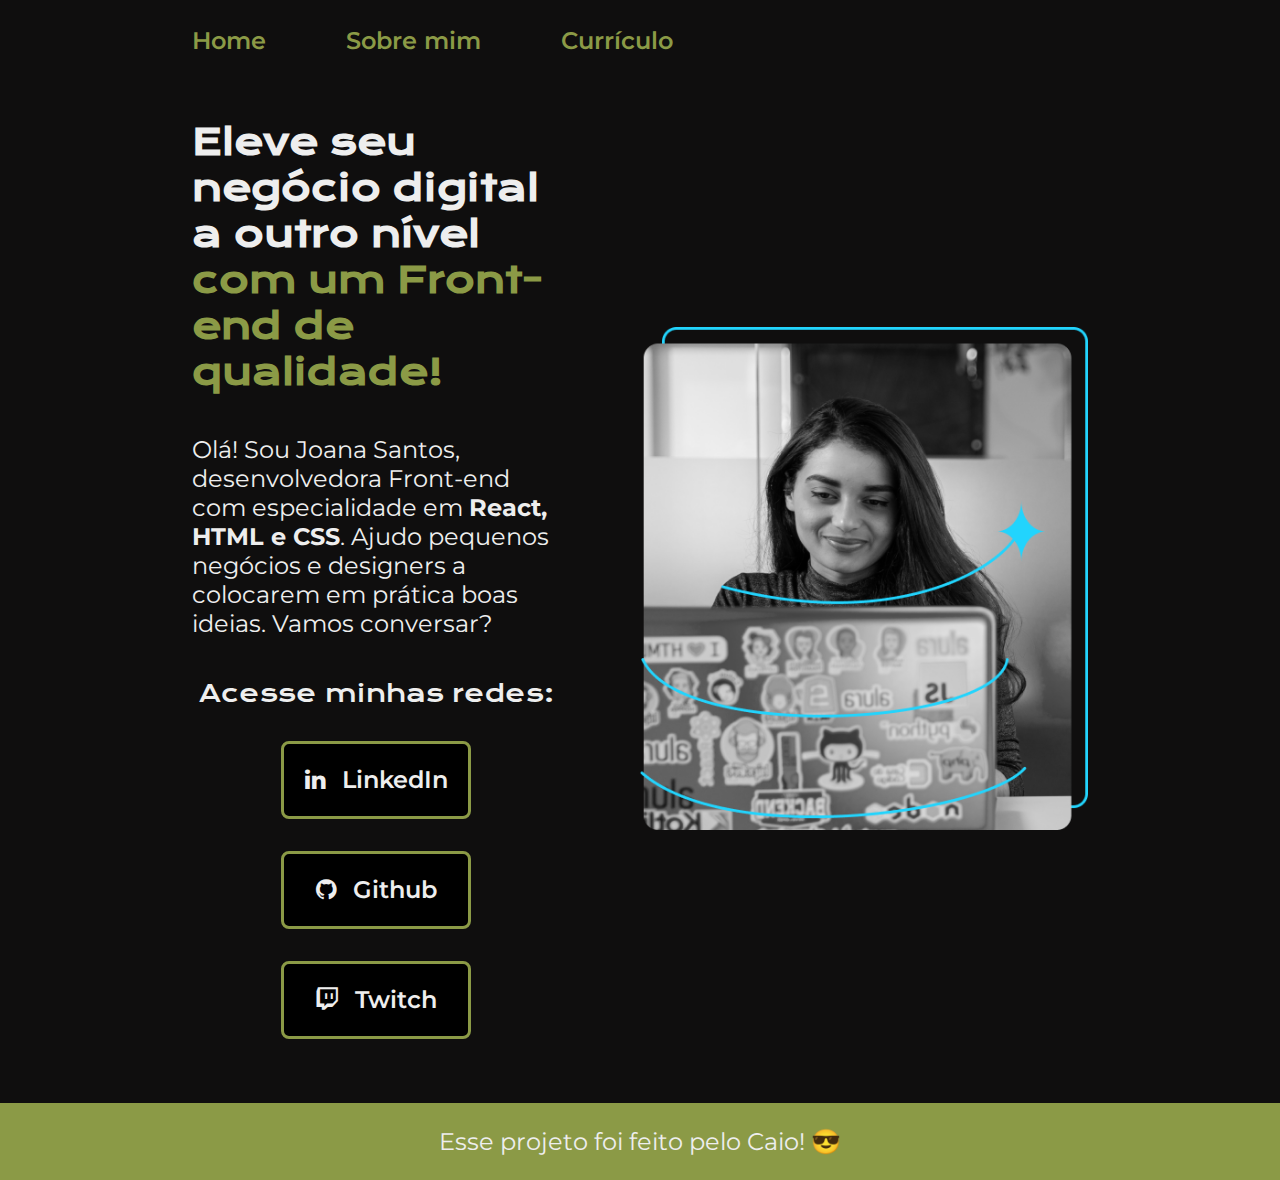
<file: index.html>
<!DOCTYPE html>
<html lang="pt-br">
    <head>
        <meta charset="UTF-8">
        <meta name="viewport" content="width=device-width, initial-scale=1.0">
        <link rel="stylesheet" href="css/style.css">
        <link rel="stylesheet" href="https://cdnjs.cloudflare.com/ajax/libs/font-awesome/4.7.0/css/font-awesome.min.css">
        
        <title>Portfolio de Caio</title>
    </head>
    <body>
        <header class="cabecalho">
            <nav class="cabecalho_menu">
                <a href="#">Home</a>
                <a href="pages/about.html">Sobre mim</a>
                <a href="pages/summary.html">Currículo</a>
            </nav>
        </header>
        
        <main class="apresentacao">
            <section class="apresentacao_conteudo">
                <h1 class="apresentacao_titulo">Eleve seu negócio digital a outro nível <span class="titulo-destaque">com um Front-end de qualidade!</span></h1>
                
                <p class="apresentacao_paragrafo">Olá! Sou Joana Santos, desenvolvedora Front-end com especialidade em <strong>React, HTML e CSS</strong>. Ajudo pequenos negócios e designers a colocarem em prática boas ideias. Vamos conversar?</p>
                <div class="apresentacao_links">
                    <h2>Acesse minhas redes:</h2>
                    <a href="http://linkedin.com" target="_blank" rel="noopener noreferrer">
                        <i class="links_icons fa fa-linkedin"></i>
                        LinkedIn
                    </a>
                    <a href="http://github.com" target="_blank" rel="noopener noreferrer">
                        <i class="links_icons fa fa-github"></i>
                        Github
                    </a>
                    <a href="http://twitch.com" target="_blank" rel="noopener noreferrer">
                        <i class="links_icons fa fa-twitch"></i>
                        Twitch
                    </a>
                </div>
            </section>
            <img class="apresentacao_img" src="assets/Imagem.png" alt="Foto em preto e branco da Joana Santos programando em um notebook">
        </main>

        <footer class="rodape">
            <p>Esse projeto foi feito pelo Caio! &#128526</p>
        </footer>
    </body>
</html>
</file>
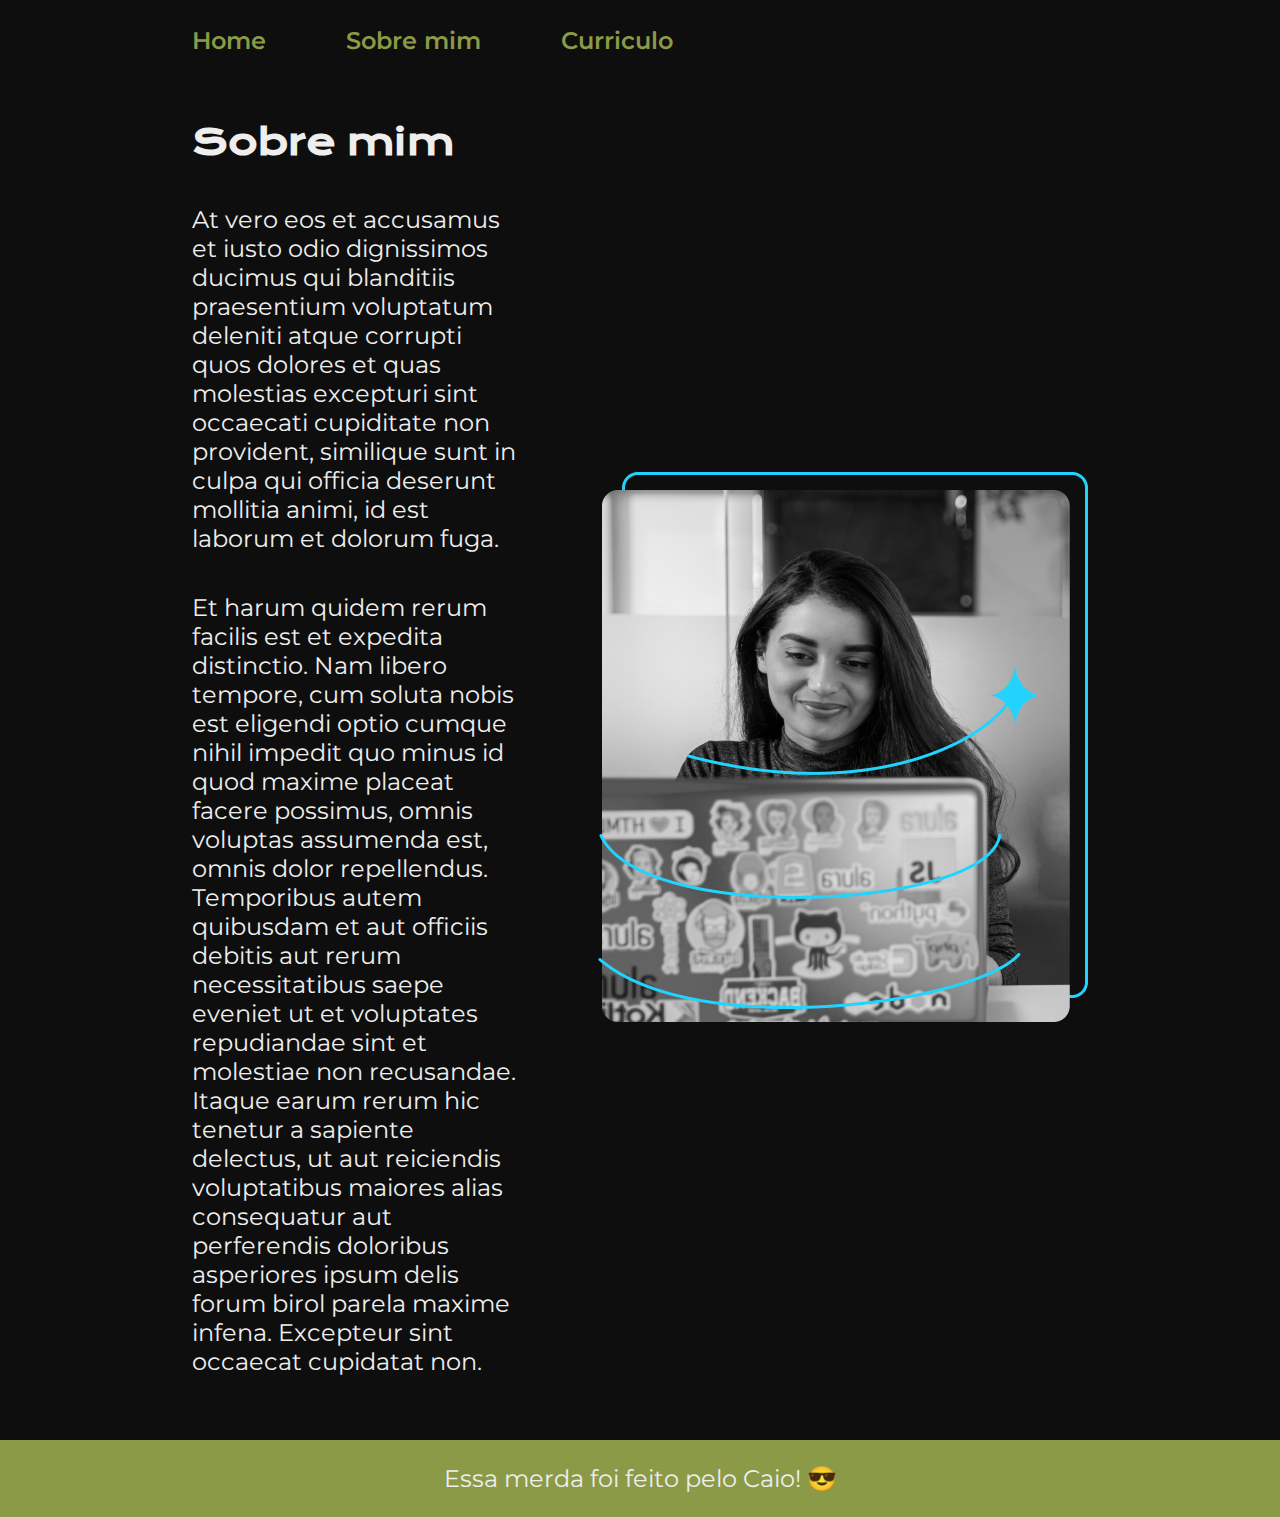
<file: pages/about.html>
<!DOCTYPE html>
<html lang="pt-br">
    <head>
        <meta charset="UTF-8">
        <meta name="viewport" content="width=device-width, initial-scale=1.0">
        <link rel="stylesheet" href="../css/style.css">
        
        <title>Portfolio de Caio</title>
    </head>
    <body>
        <header class="cabecalho">
            <nav class="cabecalho_menu">
                <a href="../index.html">Home</a>
                <a href="#">Sobre mim</a>
                <a href="summary.html">Curriculo</a>
            </nav>
        </header>

        <main class="apresentacao">
            <section class="apresentacao_conteudo">
                <h1 class="apresentacao_titulo">Sobre mim</h1>
                <p class="apresentacao_paragrafo">At vero eos et accusamus et iusto odio dignissimos ducimus qui blanditiis praesentium voluptatum deleniti atque corrupti quos dolores et quas molestias excepturi sint occaecati cupiditate non provident, similique sunt in culpa qui officia deserunt mollitia animi, id est laborum et dolorum fuga.
                </p>
                <p class="apresentacao_paragrafo">Et harum quidem rerum facilis est et expedita distinctio. Nam libero tempore, cum soluta nobis est eligendi optio cumque nihil impedit quo minus id quod maxime placeat facere possimus, omnis voluptas assumenda est, omnis dolor repellendus. Temporibus autem quibusdam et aut officiis debitis aut rerum necessitatibus saepe eveniet ut et voluptates repudiandae sint et molestiae non recusandae. Itaque earum rerum hic tenetur a sapiente delectus, ut aut reiciendis voluptatibus maiores alias consequatur aut perferendis doloribus asperiores ipsum delis forum birol parela maxime infena. Excepteur sint occaecat cupidatat non.
                </p>
            </section>
            <img src="../assets/Imagem.png" alt="Foto em preto e branco da Joana Santos programando em um notebook">
        </main>

        <footer class="rodape">
            <p>Essa merda foi feito pelo Caio! &#128526</p>
        </footer>
    </body>
</html>
</file>
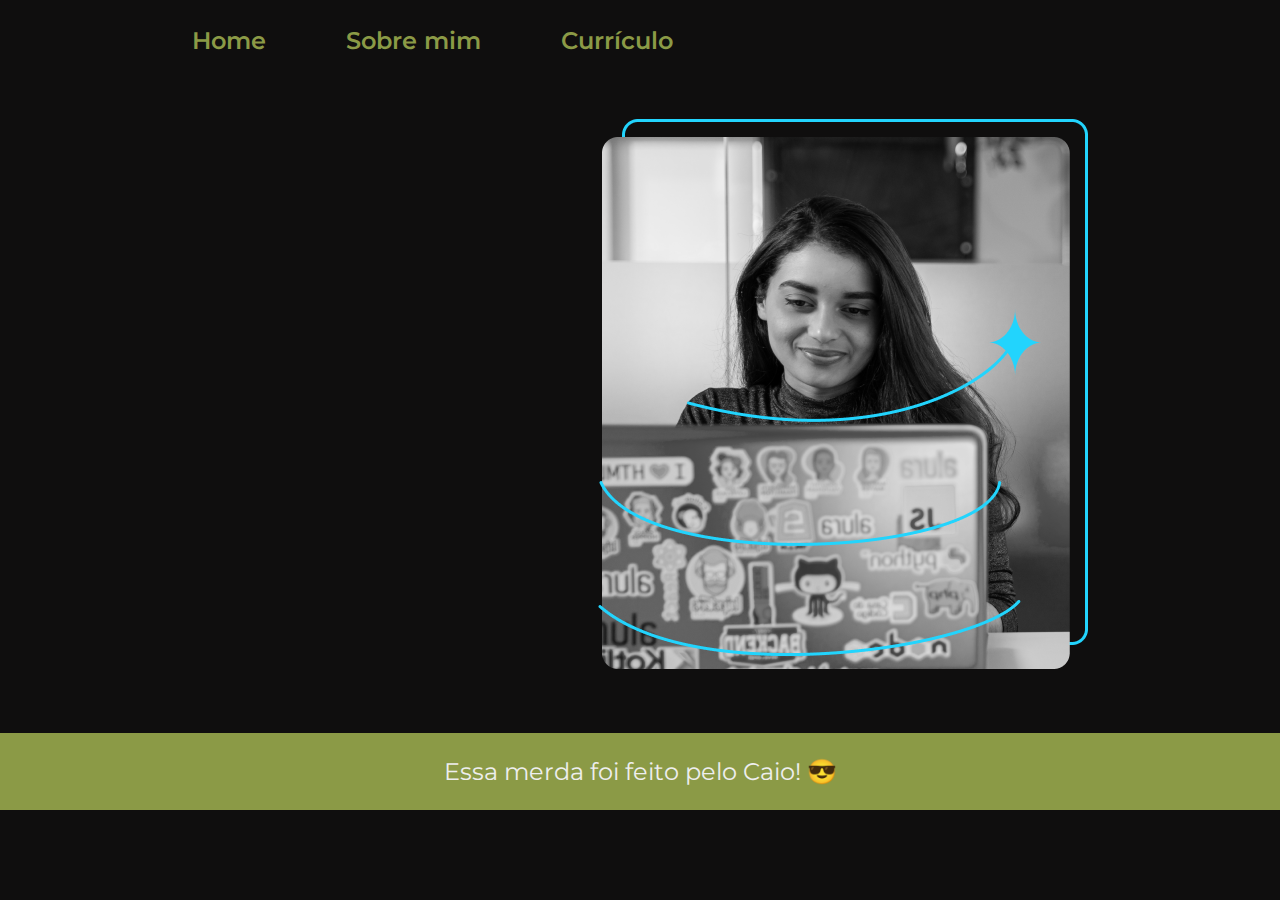
<file: pages/summary.html>
<!DOCTYPE html>
<html lang="pt-br">
    <head>
        <meta charset="UTF-8">
        <meta name="viewport" content="width=device-width, initial-scale=1.0">
        <link rel="stylesheet" href="../css/style.css">
        
        <title>Portfolio de Caio</title>
    </head>
    <body>
        <header class="cabecalho">
            <nav class="cabecalho_menu">
                <a href="../index.html">Home</a>
                <a href="about.html">Sobre mim</a>
                <a href="#">Currículo</a>
            </nav>
        </header>
        
        <main class="apresentacao">
            <section class="apresentacao_conteudo">
            </section>
            <img src="../assets/Imagem.png" alt="Foto em preto e branco da Joana Santos programando em um notebook">
        </main>

        <footer class="rodape">
            <p>Essa merda foi feito pelo Caio! &#128526</p>
        </footer>
    </body>
</html>
</file>
<file: css/style.css>
@import url('https://fonts.googleapis.com/css2?family=Krona+One&family=Montserrat:wght@400;600&display=swap');

:root {
    --cor-primaria: #0F0E0E;
    --cor-secundaria: #EEEEEE;
    --cor-terciaria: #8B9A46;
    --cor-quaternaria: #000;
    --cor-hover: #541212;

    --fonte-primaria: 'Krona One', sans-serif;
    --fonte-secundaria: 'Montserrat', sans-serif;
}

* {
    margin: 0;
    padding: 0;
}

body {
    box-sizing: border-box;

    background-color: var(--cor-primaria);
    color: var(--cor-secundaria);
}

.cabecalho {
    padding: 2% 0% 0% 15%;
}

.cabecalho_menu {
    display: flex;
    gap: 80px;
}

.cabecalho_menu a {
    font-family: var(--fonte-secundaria);
    font-size: 1.5rem;
    font-weight: 600;
    text-decoration: none;

    color: var(--cor-terciaria);
}

.cabecalho_menu a:hover {
    color: var(--cor-secundaria);
}

.apresentacao {
    padding: 5% 15%;
    max-width: 100%;
    display: flex;
    align-items: center;
    justify-content: space-between;
    gap: 80px;
}

.apresentacao_conteudo {
    width: 50%;
    display: flex;
    flex-direction: column;
    gap: 40px;
}

.apresentacao_titulo {
    font-family: var(--fonte-primaria);
    font-size: 2.25rem;
}

.titulo-destaque { 
    color: var(--cor-terciaria);
}

.apresentacao_paragrafo {
    font-family: var(--fonte-secundaria);
    font-size: 1.5rem;
}

.apresentacao_links {
    display: flex;
    flex-direction: column;
    align-items: center;
    justify-content: space-between;
    gap: 32px;
}

.apresentacao_links h2 {
    font-family: var(--fonte-primaria);
    font-weight: 400;
    font-size: 1.5rem;
}

.apresentacao_links a {
    display: flex;
    justify-content: center;
    gap: 16px;
    width: 50%;
    padding: 21.5px 0;
    border: 3px solid var(--cor-terciaria);
    border-radius: 8px;
    text-align: center;
    font-size: 1.5rem;
    font-weight: 600;
    font-family: var(--fonte-secundaria);
    text-decoration: none;

    background-color: var(--cor-quaternaria);
    color: var(--cor-secundaria);
}

.apresentacao_links a:hover {
    cursor: pointer;
    width: 60%;

    background-color: var(--cor-hover);
}

.apresentacao_links a > i {
    padding: 1% 0 0 0;
}

.apresentacao_img {
    width: 50%;
}

.rodape {
    padding: 1.5rem 0;
    width: auto;
    font-family: var(--fonte-secundaria);
    font-size: 24px;
    font-weight: 400;
    text-align: center;

    color: var(--cor-secundaria);
    background-color: var(--cor-terciaria);
}

@media (max-width: 1200px) {

    .cabecalho {
        padding: 7% 10% 0% 10%;
    }

    .cabecalho_menu {
        justify-content: center;
    }

    .apresentacao {
        flex-direction: column-reverse;
        padding: 10%;
    }

    .apresentacao_conteudo {
        width: auto;
    }
}
</file>
